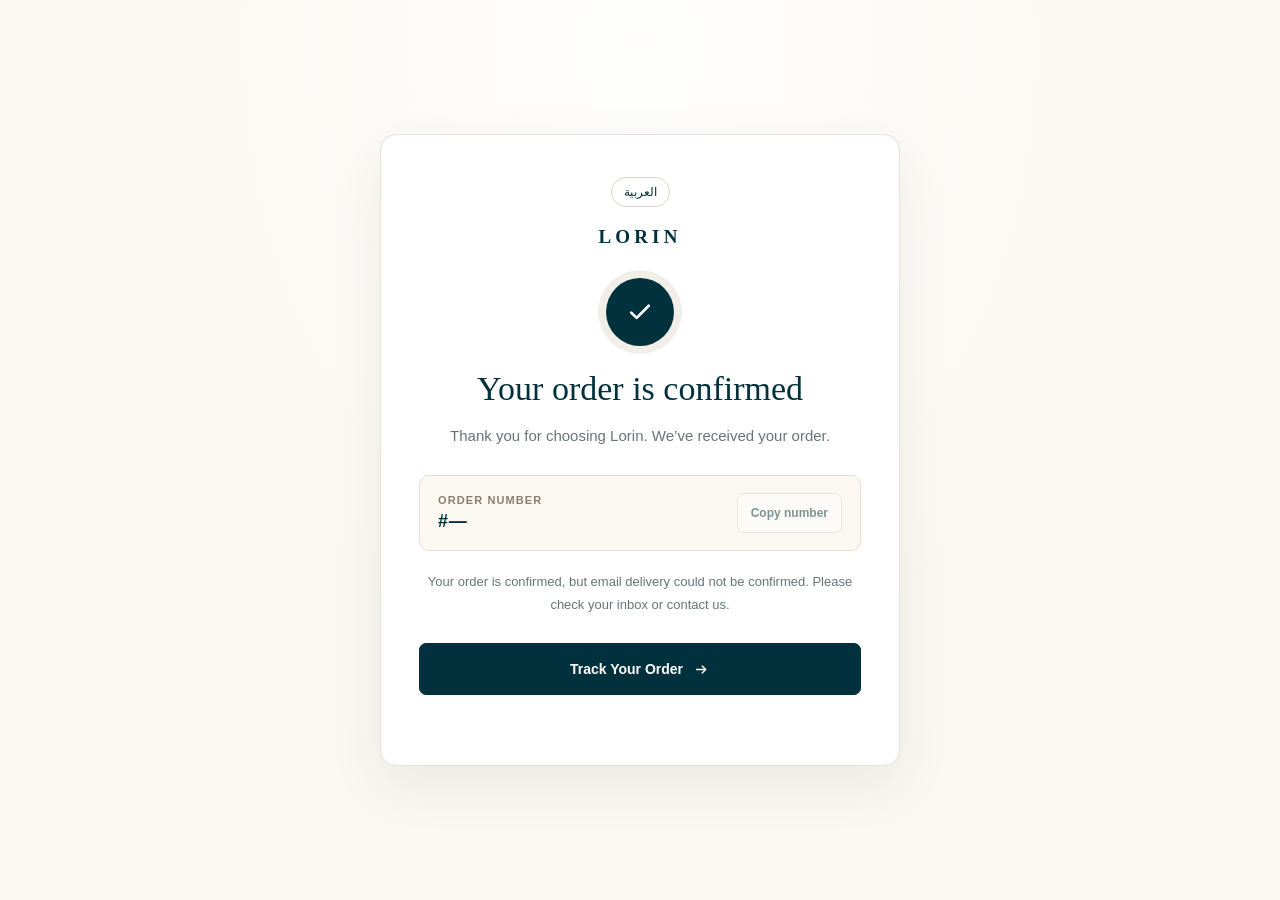
<file: order-confirmed.html>
<!doctype html>
<html lang="en" dir="ltr">
<head>
  <meta charset="utf-8">
  <meta name="referrer" content="strict-origin-when-cross-origin">
  <meta name="viewport" content="width=device-width, initial-scale=1">
  <meta name="theme-color" content="#FBF8F1">
  <link rel="stylesheet" href="lorin-i18n.css">
  <script src="lorin-i18n.js"></script>
  <title>Order confirmed | Lorin</title>
  <style>
    :root {
      color-scheme: light;
      font-family: -apple-system, BlinkMacSystemFont, "Segoe UI", Arial, sans-serif;
      color: #233236;
      background: #FBF8F1;
      font-synthesis: none;
      text-rendering: optimizeLegibility;
    }

    * { box-sizing: border-box; }

    body {
      min-height: 100vh;
      margin: 0;
      padding: 28px 16px;
      display: grid;
      place-items: center;
      background:
        radial-gradient(ellipse at 50% 5%, rgba(255,255,255,.9), transparent 58%),
        #FBF8F1;
    }

    .confirmation {
      width: min(100%, 520px);
      padding: 42px 38px 40px;
      text-align: center;
      background: #FFFFFF;
      border: 1px solid #E8E1D5;
      border-radius: 16px;
      box-shadow: 0 18px 55px rgba(0, 49, 60, .08);
    }

    .wordmark {
      margin-bottom: 32px;
      color: #00313C;
      font: 600 19px/1 Georgia, "Times New Roman", serif;
      letter-spacing: .22em;
    }

    .language-switch {
      margin: 0 0 20px;
      padding: 7px 12px;
      color: #00313C;
      background: #FFFFFF;
      border: 1px solid #D9D3C8;
      border-radius: 999px;
      font: inherit;
      font-size: 12px;
      font-weight: 700;
      cursor: pointer;
    }

    .check-icon {
      width: 68px;
      height: 68px;
      margin: 0 auto 22px;
      display: grid;
      place-items: center;
      color: #FFFFFF;
      background: #00313C;
      border-radius: 50%;
      box-shadow: 0 0 0 8px #F1EEE7;
    }

    .check-icon svg { width: 30px; height: 30px; }

    h1 {
      margin: 0;
      color: #00313C;
      font: 500 clamp(26px, 6vw, 34px)/1.25 Georgia, "Times New Roman", serif;
    }

    .intro {
      margin: 12px auto 26px;
      max-width: 390px;
      color: #667477;
      font-size: 15px;
      line-height: 1.8;
    }

    .order-box {
      padding: 17px 18px;
      display: flex;
      align-items: center;
      justify-content: space-between;
      gap: 12px;
      background: #FBF8F1;
      border: 1px solid #E7DECF;
      border-radius: 10px;
      text-align: start;
    }

    .order-label {
      display: block;
      margin-bottom: 5px;
      color: #8A806F;
      font-size: 11px;
      font-weight: 700;
      letter-spacing: .1em;
      text-transform: uppercase;
    }

    .order-number {
      color: #00313C;
      font-size: 18px;
      font-weight: 700;
      letter-spacing: .04em;
      direction: ltr;
      unicode-bidi: isolate;
    }

    .copy-button {
      flex: 0 0 auto;
      min-height: 40px;
      padding: 0 13px;
      color: #00313C;
      background: #FFFFFF;
      border: 1px solid #D9D3C8;
      border-radius: 7px;
      font: inherit;
      font-size: 12px;
      font-weight: 700;
      cursor: pointer;
    }

    .copy-button:hover { border-color: #00313C; }
    .copy-button:disabled { opacity: .5; cursor: not-allowed; }

    .email-note {
      min-height: 48px;
      margin: 20px 0 24px;
      color: #667477;
      font-size: 13px;
      line-height: 1.75;
    }

    .track-button {
      min-height: 52px;
      width: 100%;
      padding: 14px 20px;
      display: inline-flex;
      align-items: center;
      justify-content: center;
      gap: 10px;
      color: #FFFFFF;
      background: #00313C;
      border: 1px solid #00313C;
      border-radius: 7px;
      font-size: 14px;
      font-weight: 700;
      text-decoration: none;
      transition: background .15s ease, transform .15s ease;
    }

    .track-button:hover { background: #064653; }
    .track-button:active { transform: translateY(1px); }
    .track-button svg { width: 17px; height: 17px; }
    html[dir="rtl"] .track-button svg { transform: scaleX(-1); }

    .copy-status {
      min-height: 18px;
      margin-top: 12px;
      color: #37665D;
      font-size: 12px;
    }

    @media (max-width: 480px) {
      .confirmation { padding: 34px 22px 30px; }
      .order-box { align-items: flex-start; }
      .order-number { font-size: 16px; }
    }
  </style>
</head>
<body>
  <main class="confirmation" aria-labelledby="confirmation-heading">
    <button class="language-switch pill-btn--lang" type="button" data-i18n-aria-label="switch_lang_aria"><span>العربية</span></button>
    <div class="wordmark" aria-label="Lorin">LORIN</div>
    <div class="check-icon" aria-hidden="true">
      <svg viewBox="0 0 24 24" fill="none">
        <path d="m5 12.5 4.3 4.2L19 7" stroke="currentColor" stroke-width="2.2" stroke-linecap="round" stroke-linejoin="round"/>
      </svg>
    </div>
    <h1 id="confirmation-heading">تم تأكيد طلبك</h1>
    <p class="intro" id="confirmation-intro">شكراً لاختيارك Lorin. تم استلام طلبك بنجاح.</p>

    <section class="order-box" aria-label="Order number">
      <div>
        <span class="order-label" id="order-label">رقم الطلب</span>
        <strong class="order-number" id="order-number">#—</strong>
      </div>
      <button class="copy-button" id="copy-order-button" type="button">نسخ الرقم</button>
    </section>

    <p class="email-note" id="email-note" aria-live="polite"></p>

    <a class="track-button" id="track-order-button" href="track-order.html">
      <span id="track-label">تتبع طلبك</span>
      <svg viewBox="0 0 24 24" fill="none" aria-hidden="true" data-i18n-directional>
        <path d="M5 12h13m-5-5 5 5-5 5" stroke="currentColor" stroke-width="1.8" stroke-linecap="round" stroke-linejoin="round"/>
      </svg>
    </a>
    <div class="copy-status" id="copy-status" role="status"></div>
  </main>

  <script>
    (() => {
      const translations = {
        ar: {
          title: 'تم تأكيد طلبك | Lorin',
          heading: 'تم تأكيد طلبك',
          intro: 'شكراً لاختيارك Lorin. تم استلام طلبك بنجاح.',
          order: 'رقم الطلب',
          copy: 'نسخ الرقم',
          copied: 'تم نسخ رقم الطلب',
          copyFailed: 'تعذر نسخ الرقم. يرجى نسخه يدوياً.',
          emailSent: 'تم إرسال رسالة تأكيد الطلب بكامل التفاصيل إلى بريدك الإلكتروني.',
          emailPending: 'طلبك مؤكد. تعذر تأكيد إرسال البريد الإلكتروني؛ يرجى التحقق من بريدك أو التواصل معنا.',
          track: 'تتبع طلبك'
        },
        en: {
          title: 'Order confirmed | Lorin',
          heading: 'Your order is confirmed',
          intro: 'Thank you for choosing Lorin. We’ve received your order.',
          order: 'Order number',
          copy: 'Copy number',
          copied: 'Order number copied',
          copyFailed: 'Could not copy the number. Please copy it manually.',
          emailSent: 'An order confirmation email with full details has been sent to your email address.',
          emailPending: 'Your order is confirmed, but email delivery could not be confirmed. Please check your inbox or contact us.',
          track: 'Track Your Order'
        }
      };

      let snapshot = {};
      try {
        snapshot = JSON.parse(sessionStorage.getItem('lorin_order_confirmation') || 'null') || {};
      } catch (_) {
        snapshot = {};
      }
      if (!snapshot.orderNumber) {
        try {
          snapshot = JSON.parse(localStorage.getItem('lorin_order_confirmation') || 'null') || snapshot;
        } catch (_) {
          snapshot = {};
        }
      }

      const queryOrder = new URLSearchParams(window.location.search).get('order') || '';
      const queryTrackingToken = new URLSearchParams(window.location.search).get('token') || '';
      const rawOrderNumber = queryOrder || snapshot.orderNumber || '';
      const normalizeOrderNumber = (value) => String(value || '')
        .replace(/\s+/g, '')
        .replace(/^#+/, '')
        .toUpperCase()
        .slice(0, 100);
      const orderNumber = normalizeOrderNumber(rawOrderNumber);
      const trackingToken = String(queryTrackingToken || snapshot.trackingToken || '').trim().toLowerCase();
      const snapshotOrderNumber = normalizeOrderNumber(snapshot.orderNumber);
      const lang = (() => {
        try {
          return localStorage.getItem('lorin_lang') === 'en' ? 'en' : 'ar';
        } catch (_) {
          return 'ar';
        }
      })();
      const copyButton = document.getElementById('copy-order-button');
      const orderNumberElement = document.getElementById('order-number');
      const trackButton = document.getElementById('track-order-button');
      const emailNote = document.getElementById('email-note');
      const t = translations[lang];

      document.documentElement.lang = lang;
      document.documentElement.dir = lang === 'ar' ? 'rtl' : 'ltr';
      document.title = t.title;
      document.getElementById('confirmation-heading').textContent = t.heading;
      document.getElementById('confirmation-intro').textContent = t.intro;
      document.getElementById('order-label').textContent = t.order;
      document.getElementById('track-label').textContent = t.track;
      copyButton.textContent = t.copy;
      orderNumberElement.textContent = orderNumber ? `#${orderNumber}` : '#—';
      copyButton.disabled = !orderNumber;
      trackButton.href = /^[a-f0-9]{64}$/.test(trackingToken)
        ? `track-order.html?token=${encodeURIComponent(trackingToken)}`
        : 'track-order.html';
      emailNote.textContent = !!orderNumber && snapshotOrderNumber === orderNumber && snapshot.customerEmailSent === true
        ? t.emailSent
        : t.emailPending;

      copyButton.addEventListener('click', async () => {
        if (!orderNumber) return;
        try {
          await navigator.clipboard.writeText(`#${orderNumber}`);
          document.getElementById('copy-status').textContent = t.copied;
        } catch (_) {
          const field = document.createElement('textarea');
          field.value = `#${orderNumber}`;
          field.setAttribute('readonly', '');
          field.style.position = 'fixed';
          field.style.opacity = '0';
          document.body.appendChild(field);
          field.select();
          const copied = document.execCommand('copy');
          field.remove();
          document.getElementById('copy-status').textContent = copied ? t.copied : t.copyFailed;
        }
      });
    })();
  </script>
</body>
</html>
</file>
<file: lorin-i18n.css>
html {
  direction: ltr;
  text-align: start;
}

html[dir="rtl"] body {
  font-family: "Tajawal", "Cairo", Arial, sans-serif;
  direction: rtl;
  text-align: start;
}

html[dir="ltr"] body {
  font-family: "Segoe UI", Arial, sans-serif;
  direction: ltr;
  text-align: start;
}

[data-i18n-directional] {
  transition: transform .18s ease;
}

html[dir="rtl"] [data-i18n-directional] {
  transform: scaleX(-1);
}

html[dir="rtl"] .floward-menu-drawer {
  inset-inline-start: 0;
  inset-inline-end: auto;
  right: 0 !important;
  left: auto !important;
  direction: rtl;
  transform: translateX(100%);
}

html[dir="rtl"] .floward-menu-drawer.is-open {
  transform: translateX(0) !important;
}

html[dir="rtl"] .pill-dropdown-menu {
  inset-inline-end: 0;
  inset-inline-start: auto;
}

html[dir] .floward-search-overlay,
html[dir] .pill-dropdown-menu,
html[dir] .pill-dropdown-item {
  direction: inherit;
  text-align: start;
}

html[dir] .lc-each,
html[dir] .fw-msg-counter,
html[dir] .fw-card-item,
html[dir] .fbt-title,
html[dir] .breadcrumb-trail {
  text-align: start;
}

html[dir] [style*="text-align: right"],
html[dir] [style*="text-align: left"] {
  text-align: start !important;
}

html[dir] input:not([dir="ltr"]),
html[dir] textarea:not([dir="ltr"]),
html[dir] select:not([dir="ltr"]) {
  text-align: start;
}

html[dir] input[type="email"],
html[dir] input[type="tel"],
html[dir] input[type="url"],
html[dir] input[type="number"] {
  direction: ltr;
}

html[dir="rtl"] .checkout-step-stepper,
html[dir="rtl"] .content-grid,
html[dir="rtl"] .order-grid {
  direction: rtl;
}

html[dir="ltr"] .checkout-step-stepper,
html[dir="ltr"] .content-grid,
html[dir="ltr"] .order-grid {
  direction: ltr;
}

@media (max-width: 700px) {
  html[dir="rtl"] .floward-left-group,
  html[dir="rtl"] .floward-right-group {
    gap: clamp(.55rem, 3vw, 1.2rem) !important;
  }
}
</file>
